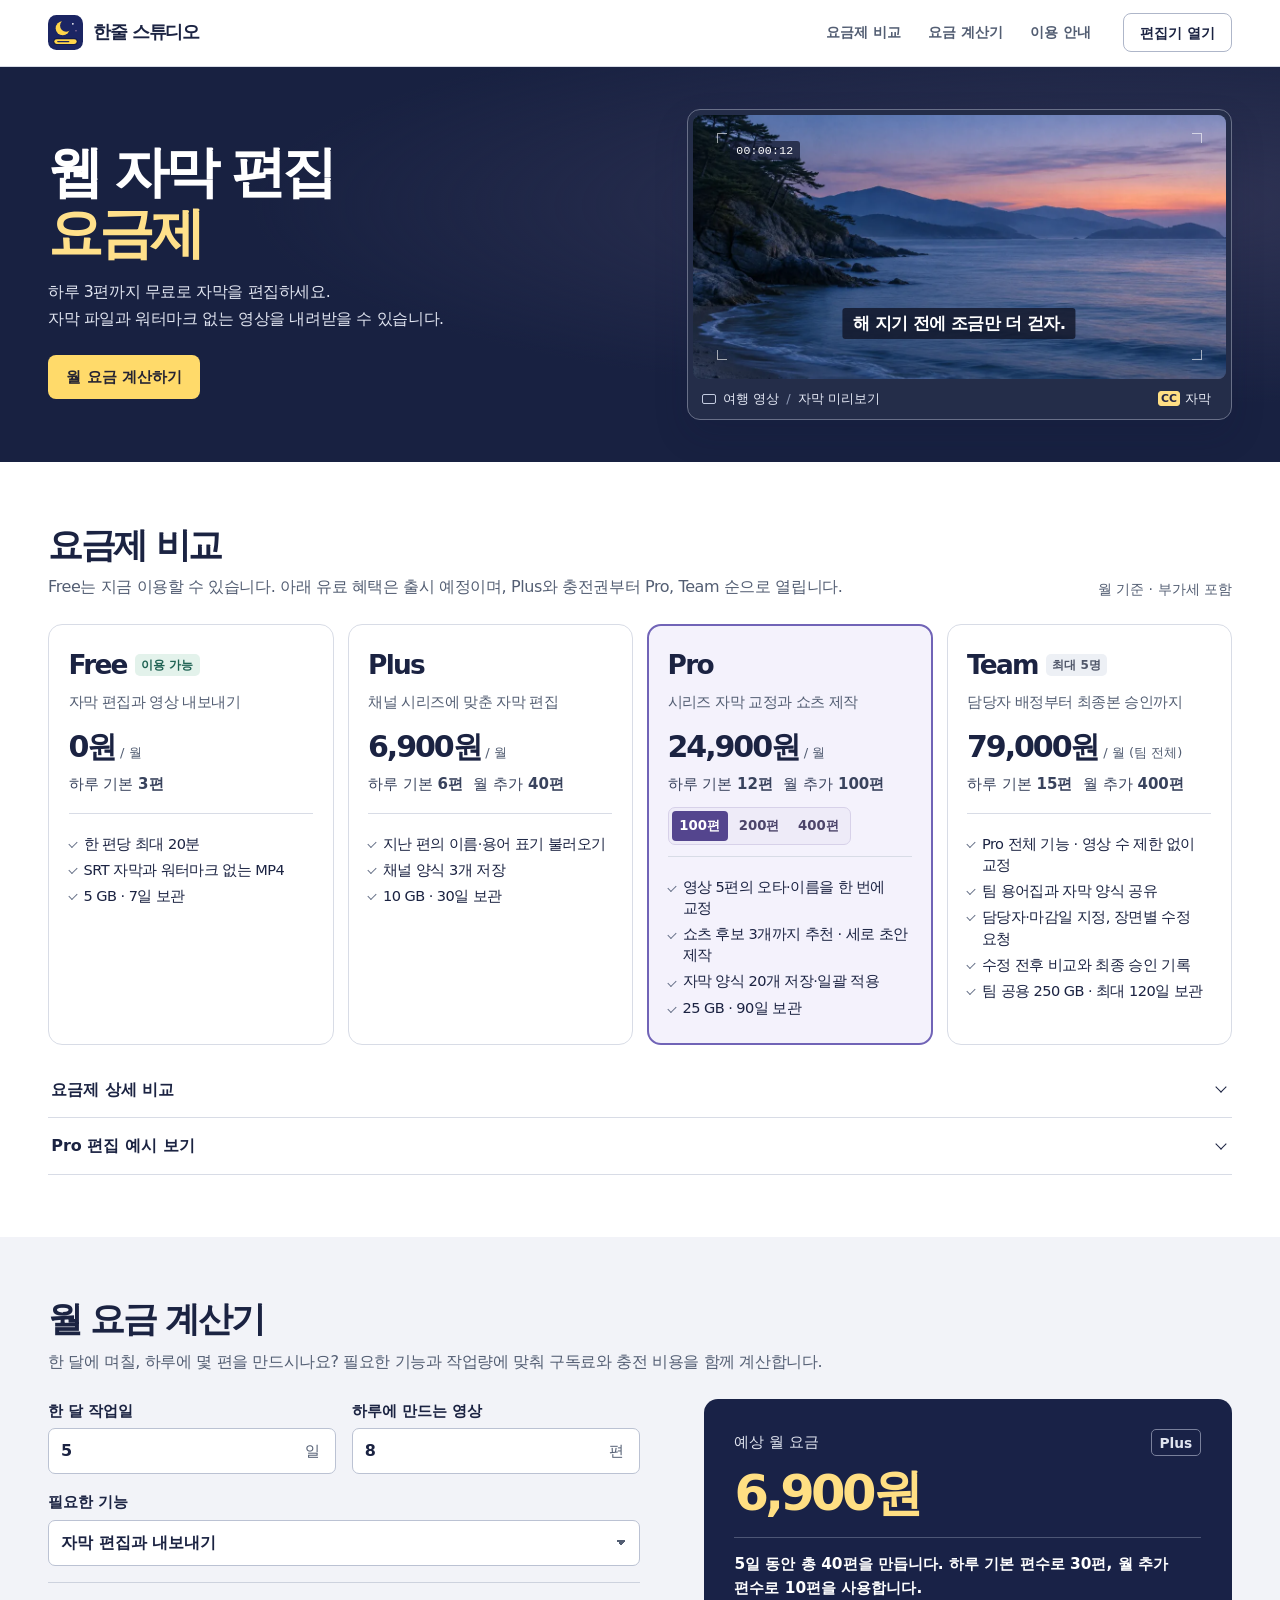
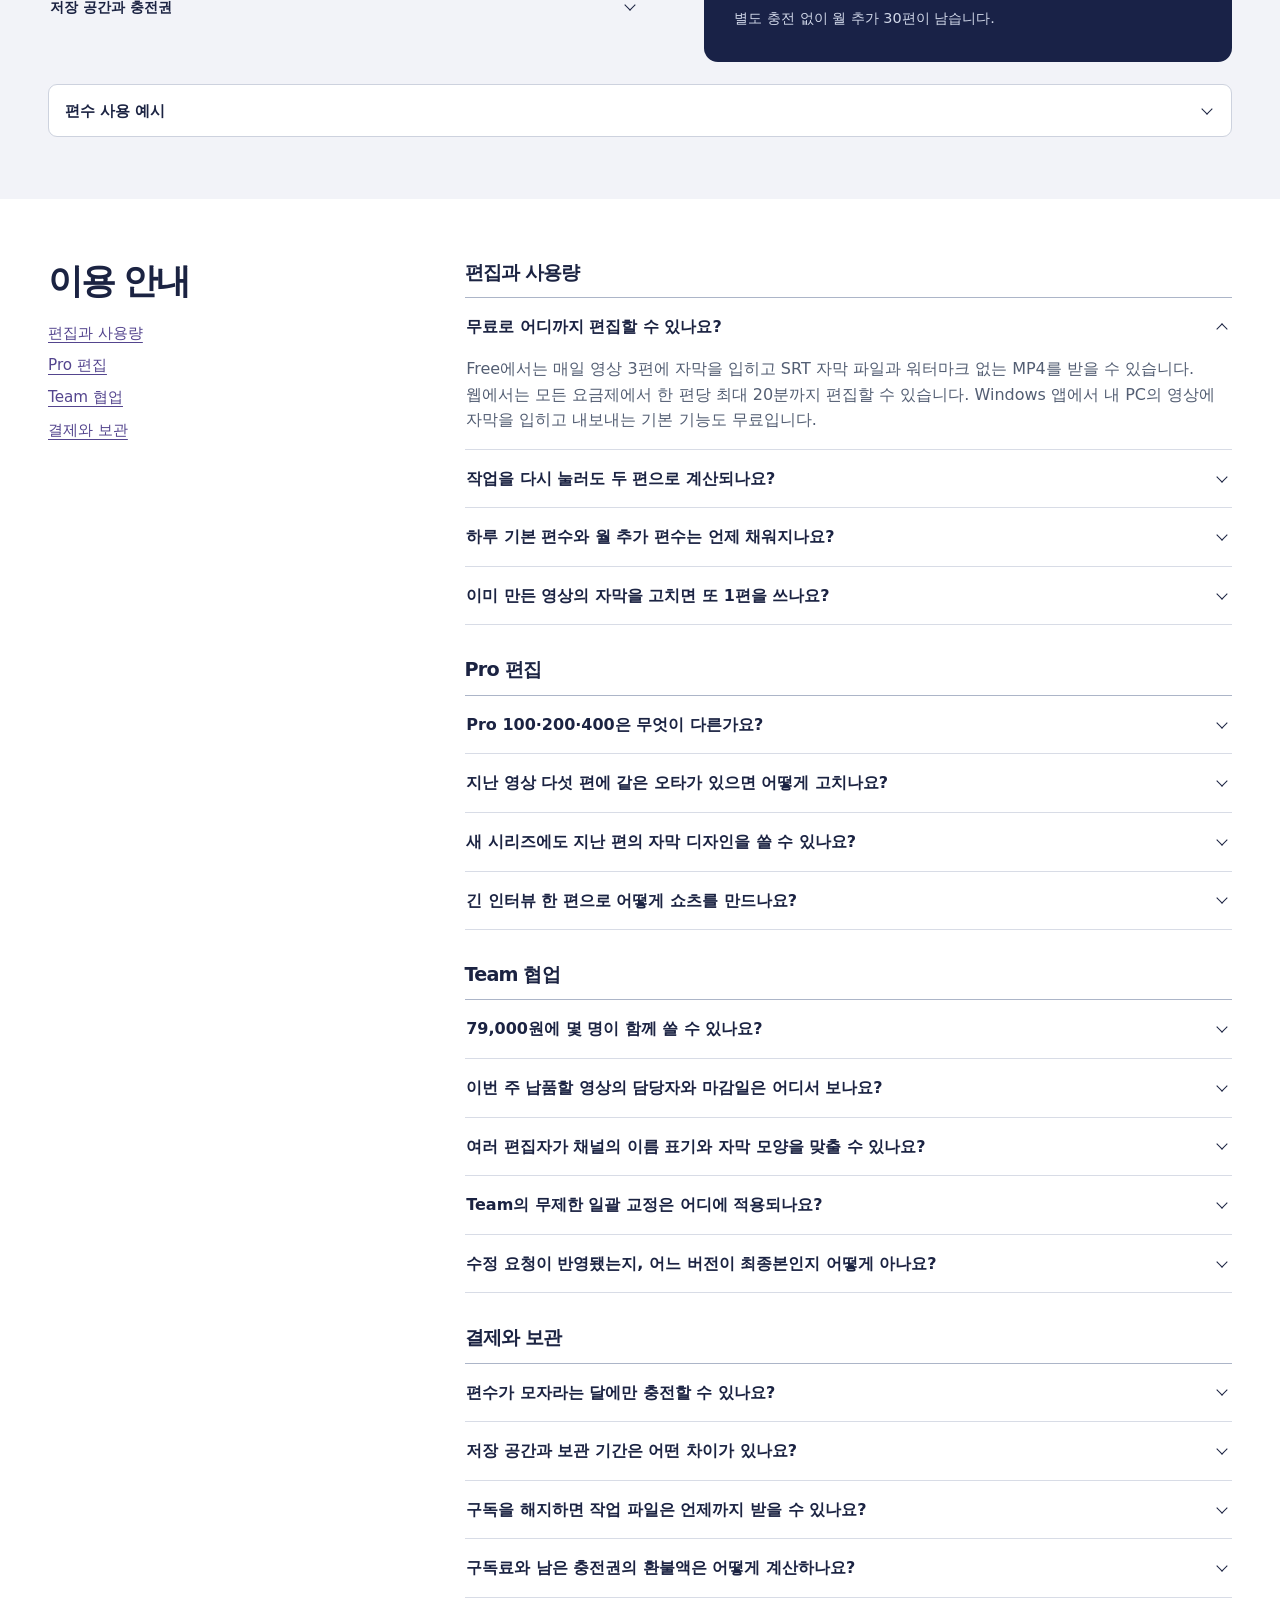
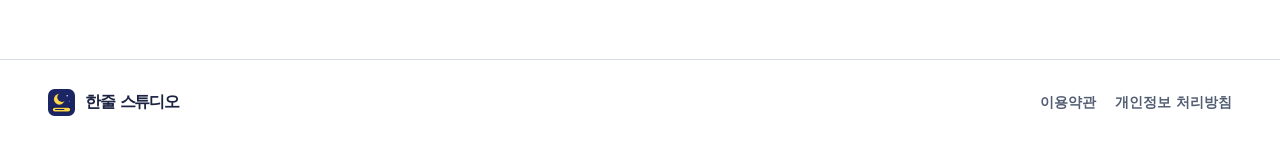
<file: pricing/index.html>
<!doctype html>
<html lang="ko">
<head>
  <meta charset="utf-8">
  <meta name="viewport" content="width=device-width, initial-scale=1">
  <meta name="theme-color" content="#171f42">
  <meta name="description" content="한줄 스튜디오 자막 편집 요금제. Free, Plus, Pro, Team의 하루 제공 편수와 편집 기능을 비교하고 한 달 요금을 계산하세요.">
  <title>웹 편집 요금제 · 한줄 스튜디오</title>
  <link rel="icon" href="./brand.svg" type="image/svg+xml">
  <link rel="stylesheet" href="./styles.css">
  <script src="./plans.js" defer></script>
</head>
<body>
<a class="skip" href="#main">본문으로 이동</a>
<header class="topbar">
  <div class="wrap nav-row">
    <a class="brand" href="https://kkoma1212.github.io/hanjul-studio/"><img src="./brand.svg" width="35" height="35" alt=""><span>한줄 스튜디오</span></a>
    <nav aria-label="요금제 메뉴"><a href="#plans">요금제 비교</a><a href="#calculator">요금 계산기</a><a href="#guide">이용 안내</a></nav>
    <a class="editor-link" href="https://hanjul-studio.kkoma1212.workers.dev/app/">편집기 열기</a>
  </div>
</header>
<main id="main">
  <section class="hero" aria-labelledby="page-title">
    <div class="wrap hero-grid">
      <div class="hero-copy">
        <h1 id="page-title">웹 자막 편집<br><em>요금제</em></h1>
        <p class="intro">하루 3편까지 무료로 자막을 편집하세요.<br class="wide-break"> 자막 파일과 워터마크 없는 영상을 내려받을 수 있습니다.</p>
        <div class="hero-actions"><a class="cta" href="#calculator">월 요금 계산하기</a><a class="mobile-compare" href="#plans">요금제 비교</a></div>
      </div>
      <figure class="sample" aria-label="여행 영상의 자막 예시">
        <div class="frame">
          <img class="still" src="./cover.webp" width="1120" height="630" alt="해 질 무렵, 짙은 푸른빛 바다와 겹겹이 이어지는 해안 산등성이" fetchpriority="high">
          <span class="timecode" aria-label="자막 시각 12초">00:00:12</span>
          <div class="safeframe" aria-hidden="true"><i></i><i></i><i></i><i></i></div>
          <span id="sample-caption">해 지기 전에 조금만 더 걷자.</span>
        </div>
        <figcaption><span><span class="frame-mark" aria-hidden="true"></span>여행 영상 <span class="caption-sep">/</span> 자막 미리보기</span>
          <button id="caption-toggle" type="button" aria-controls="sample-caption" aria-pressed="true" hidden><b aria-hidden="true">CC</b> 자막</button>
        </figcaption>
      </figure>
    </div>
  </section>
  <section id="plans" class="wrap section" aria-labelledby="plans-title">
    <div class="section-heading">
      <div><h2 id="plans-title">요금제 비교</h2><p>Free는 지금 이용할 수 있습니다. 아래 유료 혜택은 출시 예정이며, Plus와 충전권부터 Pro, Team 순으로 열립니다.</p></div>
      <span class="unit">월 기준 · 부가세 포함</span>
    </div>
    <div class="cards">
      <article class="plan-card free">
        <div class="card-title"><h3 lang="en">Free</h3><span class="available">이용 가능</span></div>
        <p class="audience">자막 편집과 영상 내보내기</p>
        <p class="price"><strong>0원</strong><span>/ 월</span></p>
        <p class="allowance"><span>하루 기본 <strong>3편</strong></span></p>
        <ul class="benefits"><li>한 편당 최대 20분</li><li>SRT 자막과 워터마크 없는 MP4</li><li>5 GB · 7일 보관</li></ul>
      </article>
      <article class="plan-card plus">
        <div class="card-title"><h3 lang="en">Plus</h3></div>
        <p class="audience">채널 시리즈에 맞춘 자막 편집</p>
        <p class="price"><strong>6,900원</strong><span>/ 월</span></p>
        <p class="allowance"><span>하루 기본 <strong>6편</strong></span><span>월 추가 <strong>40편</strong></span></p>
        <ul class="benefits"><li>지난 편의 이름·용어 표기 불러오기</li><li>채널 양식 3개 저장</li><li>10 GB · 30일 보관</li></ul>
      </article>
      <article class="plan-card pro">
        <div class="card-title"><h3 lang="en">Pro</h3></div>
        <p class="audience">시리즈 자막 교정과 쇼츠 제작</p>
        <p class="price"><strong id="pro-price">24,900원</strong><span>/ 월</span></p>
        <p class="allowance"><span>하루 기본 <strong>12편</strong></span><span>월 추가 <strong id="pro-extra">100편</strong></span></p>
        <div class="pro-switch js-only" role="group" aria-label="Pro 월 추가 편수">
          <button type="button" data-pro="100" aria-pressed="true">100편</button><button type="button" data-pro="200" aria-pressed="false">200편</button><button type="button" data-pro="400" aria-pressed="false">400편</button>
        </div>
        <ul class="benefits"><li>영상 5편의 오타·이름을 한 번에 교정</li><li>쇼츠 후보 3개까지 추천 · 세로 초안 제작</li><li>자막 양식 20개 저장·일괄 적용</li><li><span id="pro-storage">25 GB</span> · 90일 보관</li></ul>
      </article>
      <article class="plan-card team">
        <div class="card-title"><h3 lang="en">Team</h3><span class="seats">최대 5명</span></div>
        <p class="audience">담당자 배정부터 최종본 승인까지</p>
        <p class="price"><strong>79,000원</strong><span>/ 월 (팀 전체)</span></p>
        <p class="allowance"><span>하루 기본 <strong>15편</strong></span><span>월 추가 <strong>400편</strong></span></p>
        <ul class="benefits"><li>Pro 전체 기능 · 영상 수 제한 없이 교정</li><li>팀 용어집과 자막 양식 공유</li><li>담당자·마감일 지정, 장면별 수정 요청</li><li>수정 전후 비교와 최종 승인 기록</li><li>팀 공용 250 GB · 최대 120일 보관</li></ul>
      </article>
    </div>
    <noscript><p class="note">Pro 200은 월 34,900원(월 추가 200편, 35 GB), Pro 400은 월 49,900원(월 추가 400편, 50 GB)입니다. 세 단계 모두 하루 12편이며 편집 기능은 같습니다.</p></noscript>
    <details class="compare"><summary>요금제 상세 비교</summary>
      <p class="compare-key"><span><b class="mark yes" aria-hidden="true">O</b> 제공</span><span><b class="mark no" aria-hidden="true">X</b> 미제공</span></p>
      <div class="table-wrap" role="region" aria-label="요금제별 기능 비교표. 좁은 화면에서는 좌우로 이동할 수 있습니다." tabindex="0">
        <table><caption class="visually-hidden">Free, Plus, 선택한 Pro 단계와 Team의 조건</caption>
          <thead><tr><th scope="col">비교 항목</th><th scope="col">Free</th><th scope="col">Plus</th><th scope="col">Pro</th><th scope="col">Team</th></tr></thead>
          <tbody>
            <tr><th scope="row">월 요금</th><td>0원</td><td>6,900원</td><td data-pro-cell="price">24,900원</td><td>79,000원 / 팀</td></tr>
            <tr><th scope="row">하루 기본 편수</th><td>3편</td><td>6편</td><td>12편</td><td>팀 합산 15편</td></tr>
            <tr><th scope="row">월 추가 편수</th><td>없음</td><td>40편</td><td data-pro-cell="extra">100편</td><td>팀 합산 400편</td></tr>
            <tr><th scope="row">저장 공간</th><td>5 GB</td><td>10 GB</td><td data-pro-cell="storage">25 GB</td><td>팀 합산 250 GB</td></tr>
            <tr><th scope="row">작업 보관 기간</th><td>7일</td><td>30일</td><td>90일</td><td>최대 120일</td></tr>
            <tr><th scope="row">작업공간 인원</th><td>1명</td><td>1명</td><td>1명</td><td>최대 5명</td></tr>
            <tr><th scope="row">한 번에 교정할 영상</th><td>1편</td><td>1편</td><td>최대 5편</td><td>영상 수 무제한</td></tr>
            <tr data-feature><th scope="row">SRT · 워터마크 없는 MP4</th><td><span class="mark yes" aria-hidden="true">O</span><span class="visually-hidden">이용 가능</span></td><td><span class="mark yes" aria-hidden="true">O</span><span class="visually-hidden">이용 가능</span></td><td><span class="mark yes" aria-hidden="true">O</span><span class="visually-hidden">이용 가능</span></td><td><span class="mark yes" aria-hidden="true">O</span><span class="visually-hidden">이용 가능</span></td></tr>
            <tr data-feature><th scope="row">채널 이름·용어 표기 저장</th><td><span class="mark no" aria-hidden="true">X</span><span class="visually-hidden">미제공</span></td><td><span class="mark yes" aria-hidden="true">O</span><span class="visually-hidden">이용 가능</span></td><td><span class="mark yes" aria-hidden="true">O</span><span class="visually-hidden">이용 가능</span></td><td><span class="mark yes" aria-hidden="true">O</span><span class="visually-hidden">이용 가능</span></td></tr>
            <tr data-feature><th scope="row">여러 영상에 자막 양식 일괄 적용</th><td><span class="mark no" aria-hidden="true">X</span><span class="visually-hidden">미제공</span></td><td><span class="mark no" aria-hidden="true">X</span><span class="visually-hidden">미제공</span></td><td><span class="mark yes" aria-hidden="true">O</span><span class="visually-hidden">이용 가능</span></td><td><span class="mark yes" aria-hidden="true">O</span><span class="visually-hidden">이용 가능</span></td></tr>
            <tr data-feature><th scope="row">쇼츠 구간 추천 · 세로 초안</th><td><span class="mark no" aria-hidden="true">X</span><span class="visually-hidden">미제공</span></td><td><span class="mark no" aria-hidden="true">X</span><span class="visually-hidden">미제공</span></td><td><span class="mark yes" aria-hidden="true">O</span><span class="visually-hidden">이용 가능</span></td><td><span class="mark yes" aria-hidden="true">O</span><span class="visually-hidden">이용 가능</span></td></tr>
            <tr data-feature><th scope="row">팀 용어집 · 자막 양식 공유</th><td><span class="mark no" aria-hidden="true">X</span><span class="visually-hidden">미제공</span></td><td><span class="mark no" aria-hidden="true">X</span><span class="visually-hidden">미제공</span></td><td><span class="mark no" aria-hidden="true">X</span><span class="visually-hidden">미제공</span></td><td><span class="mark yes" aria-hidden="true">O</span><span class="visually-hidden">이용 가능</span></td></tr>
            <tr data-feature><th scope="row">작업 배정 · 마감일 관리</th><td><span class="mark no" aria-hidden="true">X</span><span class="visually-hidden">미제공</span></td><td><span class="mark no" aria-hidden="true">X</span><span class="visually-hidden">미제공</span></td><td><span class="mark no" aria-hidden="true">X</span><span class="visually-hidden">미제공</span></td><td><span class="mark yes" aria-hidden="true">O</span><span class="visually-hidden">이용 가능</span></td></tr>
            <tr data-feature><th scope="row">장면별 의견 · 수정 요청</th><td><span class="mark no" aria-hidden="true">X</span><span class="visually-hidden">미제공</span></td><td><span class="mark no" aria-hidden="true">X</span><span class="visually-hidden">미제공</span></td><td><span class="mark no" aria-hidden="true">X</span><span class="visually-hidden">미제공</span></td><td><span class="mark yes" aria-hidden="true">O</span><span class="visually-hidden">이용 가능</span></td></tr>
            <tr data-feature><th scope="row">자막 버전 비교 · 승인 기록</th><td><span class="mark no" aria-hidden="true">X</span><span class="visually-hidden">미제공</span></td><td><span class="mark no" aria-hidden="true">X</span><span class="visually-hidden">미제공</span></td><td><span class="mark no" aria-hidden="true">X</span><span class="visually-hidden">미제공</span></td><td><span class="mark yes" aria-hidden="true">O</span><span class="visually-hidden">이용 가능</span></td></tr>
          </tbody>
        </table>
      </div>
    </details>
    <details class="pro-demo"><summary>Pro 편집 예시 보기</summary>
      <noscript><p class="note">아래는 교정할 자막과 첫 번째 쇼츠 후보입니다. 직접 교정하거나 다른 후보를 보려면 JavaScript를 켜 주세요.</p></noscript>
      <div class="demo-grid">
        <section class="demo-panel" aria-labelledby="batch-demo-title">
          <h3 id="batch-demo-title">두 영상의 지명을 한 번에 교정</h3>
          <p>여행 시리즈에 흩어진 ‘해오름 길’을 ‘해오름길’로 맞춰 보세요.</p>
          <ul class="transcript-lines">
            <li><small>봄 산책 · 00:42</small><span><mark data-demo-spelling>해오름 길</mark>에서 만나요.</span></li>
            <li><small>여름 산책 · 01:18</small><span>오늘은 <mark data-demo-spelling>해오름 길</mark>을 걸어요.</span></li>
          </ul>
          <button class="js-only demo-button" type="button" id="pro-demo-apply">두 줄에 일괄 적용</button>
          <p class="demo-feedback" id="pro-demo-status" role="status"></p>
        </section>
        <section class="demo-panel" aria-labelledby="short-demo-title">
          <h3 id="short-demo-title">여행 인터뷰 한 편을 세로 쇼츠로</h3>
          <p>같은 인터뷰에서 고른 세 구간입니다. 후보를 바꾸면 해당 구간의 첫 자막을 볼 수 있습니다.</p>
          <div class="clip-layout">
            <figure class="clip-still"><img src="./cover.webp" alt="" width="1120" height="630" loading="lazy"><figcaption id="clip-demo-line">새벽에는 이 부두가 제일 먼저 깨어나요.</figcaption></figure>
            <div class="clip-fields"><label class="js-only" for="clip-demo-pick">쇼츠 후보</label>
              <select class="js-only" id="clip-demo-pick">
                <option value="pier" data-range="01:14 – 01:46" data-line="새벽에는 이 부두가 제일 먼저 깨어나요.">부두의 아침</option>
                <option value="light" data-range="06:08 – 06:36" data-line="해가 산등성이에 걸릴 때 바다가 분홍빛이 돼요.">노을이 드는 시간</option>
                <option value="walk" data-range="12:25 – 12:57" data-line="걷다가 마음에 드는 풍경을 만나면 거기가 목적지예요.">산책을 마치는 곳</option>
              </select>
              <small>원본 구간</small><span id="clip-demo-range">01:14 – 01:46</span>
            </div>
          </div>
        </section>
      </div>
    </details>
  </section>
  <section id="calculator" class="calculator" aria-labelledby="calculator-title"><div class="wrap section">
    <div class="section-heading"><div><h2 id="calculator-title">월 요금 계산기</h2><p>한 달에 며칠, 하루에 몇 편을 만드시나요? 필요한 기능과 작업량에 맞춰 구독료와 충전 비용을 함께 계산합니다.</p></div></div>
    <div class="calc-grid">
      <form id="usage-form" autocomplete="off">
        <div class="input-row">
          <label for="days">한 달 작업일<span class="input-unit"><input id="days" type="number" min="1" max="31" step="1" value="5" required><span>일</span></span></label>
          <label for="per-day">하루에 만드는 영상<span class="input-unit"><input id="per-day" type="number" min="0" max="1000" step="1" value="8" required><span>편</span></span></label>
        </div>
        <label for="needs">필요한 기능<select id="needs"><option value="free">자막 편집과 내보내기</option><option value="plus">채널 이름·용어 표기 저장</option><option value="pro">여러 영상 교정 · 쇼츠 구간 추천</option><option value="team">팀 작업 배정 · 버전 비교와 승인</option></select></label>
        <details class="calc-extra"><summary>저장 공간과 충전권</summary>
          <div class="input-row"><label for="storage">필요한 저장 공간<select id="storage"><option value="5">5 GB</option><option value="10">10 GB</option><option value="25">25 GB</option><option value="35">35 GB</option><option value="50">50 GB</option><option value="250">250 GB</option></select></label>
          <label for="prepaid">남은 충전권<span class="input-unit"><input id="prepaid" type="number" min="0" max="99999" step="1" value="0" required><span>편</span></span></label></div>
        </details>
      </form>
      <div class="quote" role="status" aria-live="polite" aria-atomic="true">
        <div class="quote-top"><span>예상 월 요금</span><strong id="quote-plan">Plus</strong></div>
        <strong id="quote-total">6,900원</strong>
        <p id="quote-usage">5일 동안 총 40편을 만듭니다. 하루 기본 편수로 30편, 월 추가 편수로 10편을 사용합니다.</p>
        <p id="quote-detail">별도 충전 없이 월 추가 30편이 남습니다.</p>
        <p id="quote-tie" hidden></p>
      </div>
    </div>
    <noscript><p class="note">한 달에 5일, 하루 8편씩 만드는 경우의 예상 요금입니다. 입력값을 바꾸려면 JavaScript를 켜 주세요.</p></noscript>
    <details class="usage-demo"><summary>편수 사용 예시</summary>
      <p>Plus에서 하루 기본, 월 추가, 충전권이 한 편씩 남았을 때의 예시입니다.</p>
      <div class="balance-preview"><div>하루 기본<strong id="usage-demo-free">1편</strong></div><div>월 추가<strong id="usage-demo-month">1편</strong></div><div>충전권<strong id="usage-demo-prepaid">1편</strong></div></div>
      <div id="usage-demo-controls" hidden><button type="button" id="usage-demo-use">예시에서 1편 쓰기</button><button type="button" id="usage-demo-reset">다시 보기</button></div>
      <p id="usage-demo-status" role="status">새 작업을 시작하면 하루 기본 편수부터 사용합니다.</p>
    </details>
  </div></section>
  <section id="guide" class="wrap section guide" aria-labelledby="guide-title">
    <div class="guide-index">
      <h2 id="guide-title">이용 안내</h2>
      <nav aria-label="이용 안내 주제"><a href="#guide-edit">편집과 사용량</a><a href="#guide-pro">Pro 편집</a><a href="#guide-team">Team 협업</a><a href="#guide-billing">결제와 보관</a></nav>
    </div>
    <div class="guide-groups">
      <section id="guide-edit" aria-labelledby="edit-title"><h3 id="edit-title">편집과 사용량</h3><div class="questions">
        <details open><summary>무료로 어디까지 편집할 수 있나요?</summary><p>Free에서는 매일 영상 3편에 자막을 입히고 SRT 자막 파일과 워터마크 없는 MP4를 받을 수 있습니다. 웹에서는 모든 요금제에서 한 편당 최대 20분까지 편집할 수 있습니다. Windows 앱에서 내 PC의 영상에 자막을 입히고 내보내는 기본 기능도 무료입니다.</p></details>
        <details><summary>작업을 다시 눌러도 두 편으로 계산되나요?</summary><p>대본이나 SRT로 새 영상 작업을 만들 때 1편을 사용합니다. 같은 작업의 접수 버튼을 두 번 눌러도 한 번만 집계합니다. 작업 생성에 실패하면 사용한 편수를 돌려드립니다.</p></details>
        <details><summary>하루 기본 편수와 월 추가 편수는 언제 채워지나요?</summary><p>하루 기본 편수는 한국 시간 자정에 채워집니다. 그날의 기본 편수를 다 쓰면 월 추가 편수, 보유 충전권 순서로 1편씩 사용합니다. 월 추가 편수는 결제일마다 새로 지급되며 남은 편수는 다음 달로 이월되지 않습니다.</p></details>
        <details><summary>이미 만든 영상의 자막을 고치면 또 1편을 쓰나요?</summary><p>보관 중인 영상은 몇 번이든 자막을 고치고 다시 내보낼 수 있습니다. 자막의 오타를 고치거나 완성한 SRT와 MP4를 다시 내려받을 때는 편수가 줄지 않습니다.</p></details>
      </div></section>
      <section id="guide-pro" aria-labelledby="pro-title"><h3 id="pro-title">Pro 편집</h3><div class="questions">
        <details><summary>Pro 100·200·400은 무엇이 다른가요?</summary><p>세 단계 모두 하루 12편, 90일 보관이며 같은 편집 기능을 제공합니다. 월 추가 편수와 저장 공간을 기준으로 고르세요. Pro 100은 월 24,900원에 100편·25 GB, Pro 200은 34,900원에 200편·35 GB, Pro 400은 49,900원에 400편·50 GB입니다.</p></details>
        <details><summary>지난 영상 다섯 편에 같은 오타가 있으면 어떻게 고치나요?</summary><p>영상을 최대 5편까지 골라 잘못된 이름이나 용어를 찾습니다. 바꾸기 전후의 자막을 보고 필요한 줄만 선택해 한 번에 반영할 수 있습니다. 잘못 바꿨다면 이번에 적용한 교정을 한꺼번에 되돌릴 수 있습니다.</p></details>
        <details><summary>새 시리즈에도 지난 편의 자막 디자인을 쓸 수 있나요?</summary><p>글꼴, 색, 위치 같은 자막 설정을 개인 양식으로 최대 20개 저장할 수 있습니다. 같은 시리즈의 영상을 선택하고 저장한 양식을 적용하면 매번 처음부터 맞출 필요가 없습니다.</p></details>
        <details><summary>긴 인터뷰 한 편으로 어떻게 쇼츠를 만드나요?</summary><p>원본 자막에서 앞뒤 대화 없이도 뜻이 통하는 구간을 최대 3개 추천합니다. 후보의 첫 문장과 시작·끝 시각을 보고 마음에 드는 구간을 고르세요. 9:16 초안에서 구간 길이, 자막, 세로 화면에 담을 위치를 직접 조정할 수 있습니다. 같은 원본에서 후보를 살펴보고 초안을 다듬어 내보내는 동안에는 새 작업 편수를 쓰지 않습니다.</p></details>
      </div></section>
      <section id="guide-team" aria-labelledby="team-title"><h3 id="team-title">Team 협업</h3><div class="questions">
        <details><summary>79,000원에 몇 명이 함께 쓸 수 있나요?</summary><p>소유자를 포함해 최대 5명이 한 작업공간을 이용하는 월 요금입니다. 하루 기본 15편과 월 추가 400편, 저장 공간 250 GB를 팀 전체가 나눠 씁니다. 각 작업은 최대 120일간 보관합니다.</p></details>
        <details><summary>이번 주 납품할 영상의 담당자와 마감일은 어디서 보나요?</summary><p>프로젝트에서 영상마다 담당자와 마감일을 지정합니다. 팀원은 어떤 영상이 편집 중인지, 어느 영상이 검토나 승인을 기다리는지 작업 목록에서 확인할 수 있습니다.</p></details>
        <details><summary>여러 편집자가 채널의 이름 표기와 자막 모양을 맞출 수 있나요?</summary><p>팀 용어집에 출연자 이름이나 제품명을 등록하고, 채널별 자막 양식을 팀 작업공간에 저장하세요. 팀원 누구나 같은 표기와 양식을 불러와 편집할 수 있습니다.</p></details>
        <details><summary>Team의 무제한 일괄 교정은 어디에 적용되나요?</summary><p>팀 작업공간에 보관 중인 영상은 한 번에 고를 수 있는 편수 제한이 없습니다. 예를 들어 출연자의 이름 표기가 바뀌면 지난 시즌 영상 전체에서 해당 줄을 찾아 고칠 수 있습니다. 새 영상을 등록할 때는 팀 공용 편수에서 차감합니다.</p></details>
        <details><summary>수정 요청이 반영됐는지, 어느 버전이 최종본인지 어떻게 아나요?</summary><p>검토할 자막 줄이나 재생 시각에 의견을 남기면 편집자가 그 장면에서 수정하고 요청을 해결할 수 있습니다. 이전 버전과 비교하면 바뀐 문구와 시각이 보입니다. 최종 승인은 해당 버전에 기록되며 승인한 사람과 시각을 함께 확인할 수 있습니다.</p></details>
      </div></section>
      <section id="guide-billing" aria-labelledby="billing-title"><h3 id="billing-title">결제와 보관</h3><div class="questions">
        <details><summary>편수가 모자라는 달에만 충전할 수 있나요?</summary><p>충전권은 필요할 때 5편 단위로 구매하며 한 묶음은 1,500원입니다. 자동으로 결제되지 않습니다. 남은 충전권은 유효기간 없이 다음 달에도 쓸 수 있습니다.</p></details>
        <details><summary>저장 공간과 보관 기간은 어떤 차이가 있나요?</summary><p>GB는 동시에 보관할 수 있는 파일 용량이고, 보관 기간은 각 작업을 내려받을 수 있는 기간입니다. Free는 7일, Plus는 30일, Pro는 90일, Team은 최대 120일입니다. 오래 보관할 완성본은 기한 안에 내 PC로 내려받으세요.</p></details>
        <details><summary>구독을 해지하면 작업 파일은 언제까지 받을 수 있나요?</summary><p>다음 결제 전에 정기결제를 해지하면 결제한 기간의 마지막 날까지 구독 혜택을 이용할 수 있습니다. 이미 만든 영상과 자막은 각 작업의 원래 보관 기한까지 내려받을 수 있습니다.</p></details>
        <details><summary>구독료와 남은 충전권의 환불액은 어떻게 계산하나요?</summary><p>이번 결제 기간에 유료 편수를 쓰거나 전용 기능을 이용한 적이 없으면 구독료 전액을 돌려드립니다. 이용 도중 즉시 종료하면 남은 기간과 남은 월 추가 편수의 비율 중 낮은 쪽으로 환불액을 계산합니다. Plus의 이용 기간이 절반, 월 추가 40편 중 30편이 남았다면 환불액은 3,450원입니다.</p><p>미사용 충전권은 1편당 300원을 환불합니다. 법령에 따른 청약철회·환급 기준이 고객에게 더 유리한 경우에는 해당 기준을 따릅니다.</p></details>
      </div></section>
    </div>
  </section>
</main>
<footer class="footer"><div class="wrap"><a class="brand" href="https://kkoma1212.github.io/hanjul-studio/"><img src="./brand.svg" alt="" width="27" height="27"><span>한줄 스튜디오</span></a>
  <nav aria-label="서비스 정보"><a href="https://hanjul-studio.kkoma1212.workers.dev/terms">이용약관</a><a href="https://hanjul-studio.kkoma1212.workers.dev/privacy">개인정보 처리방침</a></nav>
</div></footer>
</body>
</html>
</file>
<file: pricing/styles.css>
:root {
  color-scheme: light;
  --ink: #1b2342; --navy: #192247; --muted: #535e73; --line: #d8dce6;
  --violet: #5147a5; --soft: #eeedf8; --gold: #ffda6a;
  font: 100%/1.6 "Pretendard Variable", Pretendard, "Apple SD Gothic Neo", "Malgun Gothic", system-ui, sans-serif;
  color: var(--ink); background: #fff; word-break: keep-all; overflow-wrap: anywhere;
  -webkit-text-size-adjust: 100%; scroll-padding-top: 1rem;
}
*, *::before, *::after { box-sizing: border-box; }
body, h1, h2, h3, p, ul, figure { margin: 0; }
a { color: inherit; text-decoration: none; }
button, input, select { font: inherit; color: inherit; }
button, summary, select { cursor: pointer; }
[hidden], .js-only { display: none !important; }
:root.has-js .js-only { display: flex !important; }
:focus-visible { outline: 3px solid #6c66dc; outline-offset: 4px; }
.hero :focus-visible, .quote :focus-visible { outline-color: var(--gold); }
.visually-hidden, .skip:not(:focus) { position:absolute; width:1px; height:1px; padding:0; margin:-1px; overflow:hidden; clip-path:inset(50%); white-space:nowrap; border:0; }
.skip:focus { position: absolute; z-index: 5; top: .5rem; left: .5rem; padding: .6rem 1rem; background: white; }
.wrap { width: min(74rem, calc(100% - 5rem)); margin-inline: auto; }
.topbar { background: #fff; border-bottom: 1px solid var(--line); }
.nav-row, .footer > div { display: flex; align-items: center; gap: 2rem; }
.nav-row { min-height: 4.1rem; }
.brand { display:inline-flex; align-items:center; gap:.65rem; white-space: nowrap; font-weight: 800; font-size:1.12rem; letter-spacing:-.07em; }
.brand img { flex:none; display:block; }
.nav-row nav, .footer nav { display:flex; align-items:center; gap:1.7rem; font-size:.9rem; font-weight:600; color:var(--muted); }
.nav-row nav { margin-left:auto; }
nav a:hover, .footer a:hover { color:var(--violet); text-decoration:underline; text-underline-offset:5px; }
.editor-link { display:inline-flex; align-items:center; justify-content:center; min-height:39px; padding:.35rem 1rem; border:1px solid #aeb6c9; border-radius:8px; font-size:.88rem; font-weight:750; }
.editor-link:hover { background:#f4f5fa; }
.hero { color:#fff; background: radial-gradient(ellipse at 88% 35%, #303455 0%, transparent 55%), #182141; }
.hero-grid { display:grid; grid-template-columns:1.03fr 1fr; gap:clamp(2rem,6vw,6rem); align-items:center; padding-block:clamp(2.5rem,3.3vw,3.5rem); }
.hero h1 { margin-block:.75rem .9rem; font-size:clamp(2.6rem,4.3vw,4.15rem); line-height:1.12; letter-spacing:-.075em; font-weight:820; }
.hero h1 em { font-style:normal; color:#ffe08a; }
.intro { color:#e0e4f0; font-size:clamp(.98rem,1.22vw,1.1rem); line-height:1.72; letter-spacing:-.025em; }
.cta { display:inline-flex; align-items:center; margin-top:1.35rem; min-height:44px; padding:.58rem 1.15rem; border-radius:8px; background:var(--gold); color:#252432; font-weight:780; font-size:.95rem; }
.cta:hover { background:#ffe69b; }
.hero-actions { display:flex; align-items:baseline; gap:1.15rem; }
.mobile-compare { display:none; }
.sample { min-width:0; border:1px solid #697088; border-radius:13px; padding:5px 5px 0; background:#242d49; box-shadow:0 15px 33px #0e14352e; }
.frame { position:relative; aspect-ratio:2.02; overflow:hidden; border-radius:8px; isolation:isolate; background:#394a66; }
.still { width:100%; height:100%; object-fit:cover; object-position:50% 51%; display:block; }
.timecode { position:absolute; top:10%; left:7%; padding:.1rem .4rem; border-radius:3px; color:#fff; background:#12182eb8; font:500 .72rem/1.35 ui-monospace, "Cascadia Mono", Consolas, monospace; letter-spacing:.02em; }
.safeframe { position:absolute; inset:7% 4.5%; pointer-events:none; }
.safeframe i { position:absolute; width:10px; height:10px; border:solid #fff9; }
.safeframe i:nth-child(1) { top:0;left:0;border-width:1px 0 0 1px; }
.safeframe i:nth-child(2) { top:0;right:0;border-width:1px 1px 0 0; }
.safeframe i:nth-child(3) { bottom:0;left:0;border-width:0 0 1px 1px; }
.safeframe i:nth-child(4) { bottom:0;right:0;border-width:0 1px 1px 0; }
#sample-caption { position:absolute; bottom:15%; left:50%; transform:translateX(-50%); width:max-content; max-width:89%; background:#101628cf; border-radius:3px; padding:.21rem .65rem; text-align:center; font-size:clamp(.76rem,1.3vw,1.12rem); font-weight:650; letter-spacing:-.035em; line-height:1.45; }
.sample figcaption { display:flex; min-height:40px; align-items:center; justify-content:space-between; gap:8px; padding:0 9px; color:#e4e8f5; font-size:.82rem; }
.sample figcaption > span { display:flex; align-items:center; gap:.45rem; }
.frame-mark { display:inline-block; width:14px; height:10px; border:1px solid #c3cbe0; border-radius:2px; }
.caption-sep { color:#8d99b4; }
#caption-toggle { display:inline-flex; align-items:center; gap:5px; padding:3px 6px; min-height:32px; border:0; border-radius:4px; background:transparent; color:#eaedf7; font-size:.8rem; }
#caption-toggle b { border:1px solid currentColor; padding:0 2px; border-radius:3px; font:700 .68rem/1.2 system-ui,sans-serif; }
#caption-toggle[aria-pressed="true"] b { background:#ffdf84; color:#262744; border-color:#ffdf84; }
#caption-toggle:hover { background:#36415e; }
.section { padding-block:clamp(2.8rem,4.8vw,4.6rem); }
.section-heading { display:flex; align-items:flex-end; justify-content:space-between; gap:1.25rem; margin-bottom:1.5rem; }
h2 { font-size:clamp(1.85rem,2.7vw,2.45rem); line-height:1.25; letter-spacing:-.067em; }
.section-heading p { margin-top:.48rem; color:var(--muted); letter-spacing:-.025em; }
.section-heading p { max-width:51rem; }
.unit { flex:none; font-size:.88rem; color:var(--muted); }
.cards { display:grid; grid-template-columns:repeat(4,minmax(0,1fr)); gap:14px; }
.plan-card { position:relative; padding:1.3rem 1.22rem 1.35rem; min-width:0; border:1px solid var(--line); border-radius:14px; background:#fff; }
.plan-card.pro { background:#f4f2fc; border:2px solid #7164b7; padding:calc(1.3rem - 1px) calc(1.22rem - 1px) calc(1.35rem - 1px); }
.card-title { display:flex; align-items:center; gap:8px; min-height:38px; }
.card-title h3 { font:760 clamp(1.65rem,2vw,1.98rem)/1.05 "Inter","Segoe UI",system-ui,sans-serif; letter-spacing:-.065em; }
.card-title > span { font-size:.75rem; line-height:1.5; font-weight:700; padding:.12rem .4rem; border-radius:5px; }
.available { color:#1f6253; background:#e3f2eb; }
.seats { color:#50576a; background:#edf0f5; }
.audience { margin-block:.45rem .98rem; font-size:.91rem; line-height:1.45; color:var(--muted); letter-spacing:-.035em; }
.price { display:flex; align-items:baseline; flex-wrap:wrap; gap:.3rem; }
.price strong { font-size:clamp(1.65rem,2.35vw,2.25rem); line-height:1.24; letter-spacing:-.07em; font-variant-numeric:tabular-nums; }
.price > span { color:var(--muted); font-size:.82rem; }
.allowance { display:flex; flex-wrap:wrap; align-items:baseline; gap:.12rem .65rem; margin:.45rem 0 0; font-size:.94rem; color:#39435d; }
.allowance > span { white-space:nowrap; }
.allowance strong { font-weight:780; }
.benefits { padding:0; margin:1.05rem 0 0; padding-top:.85rem; border-top:1px solid var(--line); list-style:none; }
.benefits li { display:flex; gap:7px; align-items:baseline; margin:.32rem 0; font-size:.91rem; line-height:1.45; letter-spacing:-.038em; }
.benefits li::before { content:""; flex:0 0 8px; height:5px; border-left:1.5px solid #657087; border-bottom:1.5px solid #657087; transform:translateY(-3px) rotate(-45deg); }
.pro .benefits li { display:block; padding-left:15px; position:relative; }
.pro .benefits li::before { position:absolute; left:0; top:.85em; width:8px; }
.pro-switch { display:flex; width:max-content; max-width:100%; gap:3px; margin-block:.65rem 0; padding:3px; border:1px solid #d7d1e9; border-radius:7px; background:#eeebf8; }
.pro-switch button { border:0; background:transparent; border-radius:4px; min-height:30px; padding:.15rem .49rem; color:#4c446a; font-size:.83rem; font-weight:650; }
.pro-switch button[aria-pressed="true"] { background:#54458e; color:white; }
.pro .benefits { margin-top:.7rem; }
summary { list-style:none; display:flex; align-items:center; justify-content:space-between; gap:1rem; font-weight:700; }
summary::-webkit-details-marker { display:none; }
summary::after { content:""; width:8px; height:8px; flex:none; margin-right:.25rem; border-right:1.6px solid; border-bottom:1.6px solid; transform:translateY(-2px) rotate(45deg); }
details[open] > summary::after { transform:translateY(2px) rotate(225deg); }
.compare, .pro-demo { border-bottom:1px solid var(--line); }
.compare { margin-top:1rem; }
.compare summary, .pro-demo summary { padding:.95rem .2rem; font-size:1rem; }
.compare-key { display:flex; justify-content:flex-end; gap:1rem; color:var(--muted); font-size:.875rem; }
.compare-key > span { display:inline-flex; align-items:center; gap:.35rem; }
.mark { display:inline-flex; justify-content:center; align-items:center; width:1.6rem; height:1.6rem; border-radius:50%; font:700 .78rem/1 "Segoe UI",sans-serif; }
.mark.yes { color:#3d3177; background:#ece8f8; }
.mark.no { color:#596175; background:#f1f2f5; }
.table-wrap { position:relative; overflow-x:auto; margin:.5rem 0 1.4rem; }
table { border-collapse:collapse; width:100%; min-width:650px; font-size:.94rem; text-align:left; }
th, td { padding:.6rem .7rem; border-bottom:1px solid var(--line); }
thead { background:#f0f1f7; }
th:not(:first-child), td { text-align:center; }
.demo-grid { display:grid; grid-template-columns:repeat(2,minmax(0,1fr)); gap:1rem; padding:.35rem 0 1.5rem; }
.demo-panel { padding:clamp(1rem,2vw,1.5rem); border-radius:12px; background:#f6f5fb; min-width:0; }
.demo-panel h3,.guide-groups h3 { font-size:1.2rem; line-height:1.4; letter-spacing:-.045em; }
.demo-panel > p { margin-top:.45rem; color:var(--muted); }
.transcript-lines { margin:1rem 0; padding:0; list-style:none; }
.transcript-lines li { display:grid; gap:.1rem; padding:.55rem 0; border-top:1px solid #d9d6e5; }
.transcript-lines small,.clip-fields small { color:var(--muted); font-size:.85rem; }
.transcript-lines mark { border-radius:.2rem; padding:0 .12rem; background:#ffedac; color:#332c27; }
.demo-button { border:1px solid #655799; border-radius:7px; align-items:center; padding:.4rem .75rem; min-height:40px; background:#fff; color:#423474; font-weight:650; }
.demo-panel .demo-feedback { font-size:.875rem; }
.demo-feedback:empty { display:none; }
.clip-layout { display:grid; grid-template-columns:6.5rem minmax(0,1fr); gap:1rem; margin-top:1rem; align-items:center; }
.clip-still { margin:0; position:relative; aspect-ratio:9/16; overflow:hidden; border-radius:8px; background:#26304b; }
.clip-still img { display:block; width:100%; height:100%; object-fit:cover; }
.clip-still figcaption { position:absolute; bottom:12%; left:4%; right:4%; padding:.23rem; background:#151c30df; border-radius:3px; color:white; font-size:.75rem; line-height:1.5; text-align:center; }
.clip-fields { min-width:0; display:grid; gap:.35rem; }
.clip-fields label { font-weight:650; }
.clip-fields small { margin-top:.35rem; }
#clip-demo-range { font-variant-numeric:tabular-nums; }
.calculator { background:#f2f3f8; }
.calc-grid { display:grid; grid-template-columns:1.12fr 1fr; gap:clamp(1.5rem,5vw,5rem); align-items:start; }
#usage-form, #usage-form label { display:grid; min-width:0; }
#usage-form { gap:1rem; }
:root:not(.has-js) #usage-form { display:none; }
.input-row { display:grid; grid-template-columns:repeat(2,minmax(0,1fr)); gap:1rem; }
#usage-form label { gap:.35rem; font-weight:700; font-size:.94rem; }
input, select { width:100%; min-width:0; min-height:46px; padding:.55rem .75rem; border:1px solid #bbc2d3; border-radius:7px; background:#fff; font-size:1rem; line-height:1.4; }
input[aria-invalid="true"] { border-color:#ac3646; }
.input-unit { position:relative; }
.input-unit input { padding-right:2.9rem; }
.input-unit > span { position:absolute; top:50%; right:1rem; transform:translateY(-50%); color:var(--muted); font-weight:500; pointer-events:none; }
#usage-form select { appearance:none; padding-right:2.2rem; background-color:#fff; background-image:linear-gradient(45deg,transparent 50%,#535e73 50%),linear-gradient(135deg,#535e73 50%,transparent 50%); background-size:5px 5px; background-position:calc(100% - 18px) center,calc(100% - 13px) center; background-repeat:no-repeat; }
.calc-extra { border-top:1px solid #cdd2de; }
.calc-extra summary { padding:.8rem .1rem; font-size:.9rem; }
.quote { min-width:0; padding:clamp(1.2rem,2.4vw,2rem); background:var(--navy); color:white; border-radius:14px; }
.quote-top { display:flex; justify-content:space-between; gap:.5rem; align-items:center; color:#e0e4ef; font-size:.96rem; }
.quote-top strong { border:1px solid #79809b; border-radius:5px; padding:.08rem .5rem; font-size:.86rem; }
#quote-total { display:block; margin-block:.5rem .85rem; font-size:clamp(2.3rem,4vw,3.1rem); line-height:1.2; letter-spacing:-.075em; color:#ffdf83; }
#quote-usage { padding-top:.85rem; border-top:1px solid #4d5675; font-size:.96rem; font-weight:650; }
#quote-detail, #quote-tie { color:#d1d8e9; margin-top:.4rem; font-size:.9rem; line-height:1.65; }
.usage-demo { margin-top:1.4rem; padding:.1rem 1rem; border:1px solid #cdd2de; border-radius:9px; background:#fff; }
.usage-demo summary { padding:.75rem 0; font-size:.94rem; }
.usage-demo p { color:var(--muted); margin-bottom:1rem; }
.balance-preview { display:flex; flex-wrap:wrap; gap:.5rem; margin:.85rem 0; }
.balance-preview > div { padding:.45rem .65rem; border-radius:6px; background:#f0f1f8; font-size:.9rem; }
.balance-preview strong { padding-left:.5rem; }
#usage-demo-controls { display:flex; flex-wrap:wrap; gap:.65rem; margin-bottom:.6rem; }
#usage-demo-controls button { padding:.45rem .8rem; min-height:38px; border:1px solid #c0c5d3; border-radius:6px; background:white; font-size:.9rem; font-weight:650; }
#usage-demo-controls #usage-demo-use { background:var(--navy); border-color:var(--navy); color:#fff; }
.guide { display:grid; grid-template-columns:1fr 2.1fr; gap:clamp(1.5rem,4vw,4rem); align-items:start; }
.guide-index nav { display:flex; flex-direction:column; align-items:flex-start; gap:.5rem; margin-top:1.1rem; }
.guide-index a { color:#54458e; text-decoration:underline; text-underline-offset:.23rem; font-size:.95rem; }
.guide-groups { display:grid; gap:2rem; min-width:0; }
.guide-groups section { scroll-margin-top:1rem; }
.guide-groups h3 { margin:0 0 .65rem; }
.questions { border-top:1px solid #acb5c8; }
.questions details { border-bottom:1px solid var(--line); }
.questions summary { padding:1rem .1rem; }
.questions p { margin:0 .1rem 1rem; color:var(--muted); }
.footer { border-top:1px solid var(--line); }
.footer > div { justify-content:space-between; min-height:5.2rem; }
.footer .brand { font-size:1rem; }
.footer nav { gap:1.2rem; font-size:.87rem; }
.note { margin:1rem 0; color:var(--muted); }
@media (max-width:1020px) {
  .cards { grid-template-columns:repeat(2,minmax(0,1fr)); }
  .hero-grid { gap:2rem; }
  .wide-break { display:none; }
}
@media (max-width:700px) {
  .wrap { width:min(100% - 2.5rem,38rem); }
  .nav-row { min-height:3.6rem; gap:.75rem; justify-content:space-between; }
  .nav-row nav { display:none; }
  .brand { font-size:1rem; gap:.5rem; }
  .brand img { width:30px; height:30px; }
  .editor-link { min-height:36px; }
  .hero-grid { grid-template-columns:1fr; gap:1.4rem; padding-block:1.8rem; }
  .hero h1 { font-size:clamp(2.3rem,7.3vw,3.2rem); margin:.55rem 0 .7rem; }
  .hero-copy .cta { margin-top:.85rem; }
  .mobile-compare { display:inline-block; color:#f1f2f8; font-size:.94rem; text-decoration:underline; text-underline-offset:4px; }
  .sample { width:100%; }
  .frame { aspect-ratio:2.25; }
  .section-heading { align-items:flex-start; flex-direction:column; gap:.55rem; }
  .section { padding-block:2.4rem; }
  .cards { gap:.7rem; }
  .plan-card { padding:1rem; }
  .plan-card.pro { padding:calc(1rem - 1px); }
  .table-wrap table { table-layout:fixed; }
  .table-wrap th:first-child { position:sticky; left:0; width:8rem; background:#fff; box-shadow:1px 0 var(--line); }
  .table-wrap thead th:first-child { background:#f0f1f7; }
  .calc-grid, .guide, .demo-grid { grid-template-columns:1fr; gap:1.25rem; }
  .guide-index nav { flex-flow:row wrap; gap:.5rem 1rem; margin-top:.75rem; }
}
@media (max-width:480px) {
  .cards { grid-template-columns:minmax(0,1fr); }
  .audience { margin:.32rem 0 .8rem; }
  .benefits { margin-top:.75rem; padding-top:.55rem; }
  .price strong { font-size:1.95rem; }
  .card-title { min-height:30px; }
  .sample figcaption { min-height:34px; }
  .footer > div { flex-wrap:wrap; gap:.75rem; padding-block:1.2rem; }
}
@media (max-width:350px) {
  .wrap { width:calc(100% - 1.7rem); }
  .input-row { gap:.6rem; }
  .clip-layout { grid-template-columns:5.25rem minmax(0,1fr); gap:.65rem; }
}
@media (forced-colors:active) {
  button[aria-pressed="true"], .pro { outline:2px solid Highlight; }
}
@media print {
  .topbar nav,.editor-link,.cta,.sample,#usage-form,.footer nav { display:none; }
  .wrap { width:100%; }
  .hero,.calculator,.quote { background:white;color:#111; }
  .hero h1 em,.intro,#quote-total,#quote-detail,.quote-top { color:#111; }
  .section,.hero-grid { padding-block:1rem; }
  .cards { grid-template-columns:repeat(2,1fr); }
  .plan-card,.quote { break-inside:avoid; }
}
</file>
